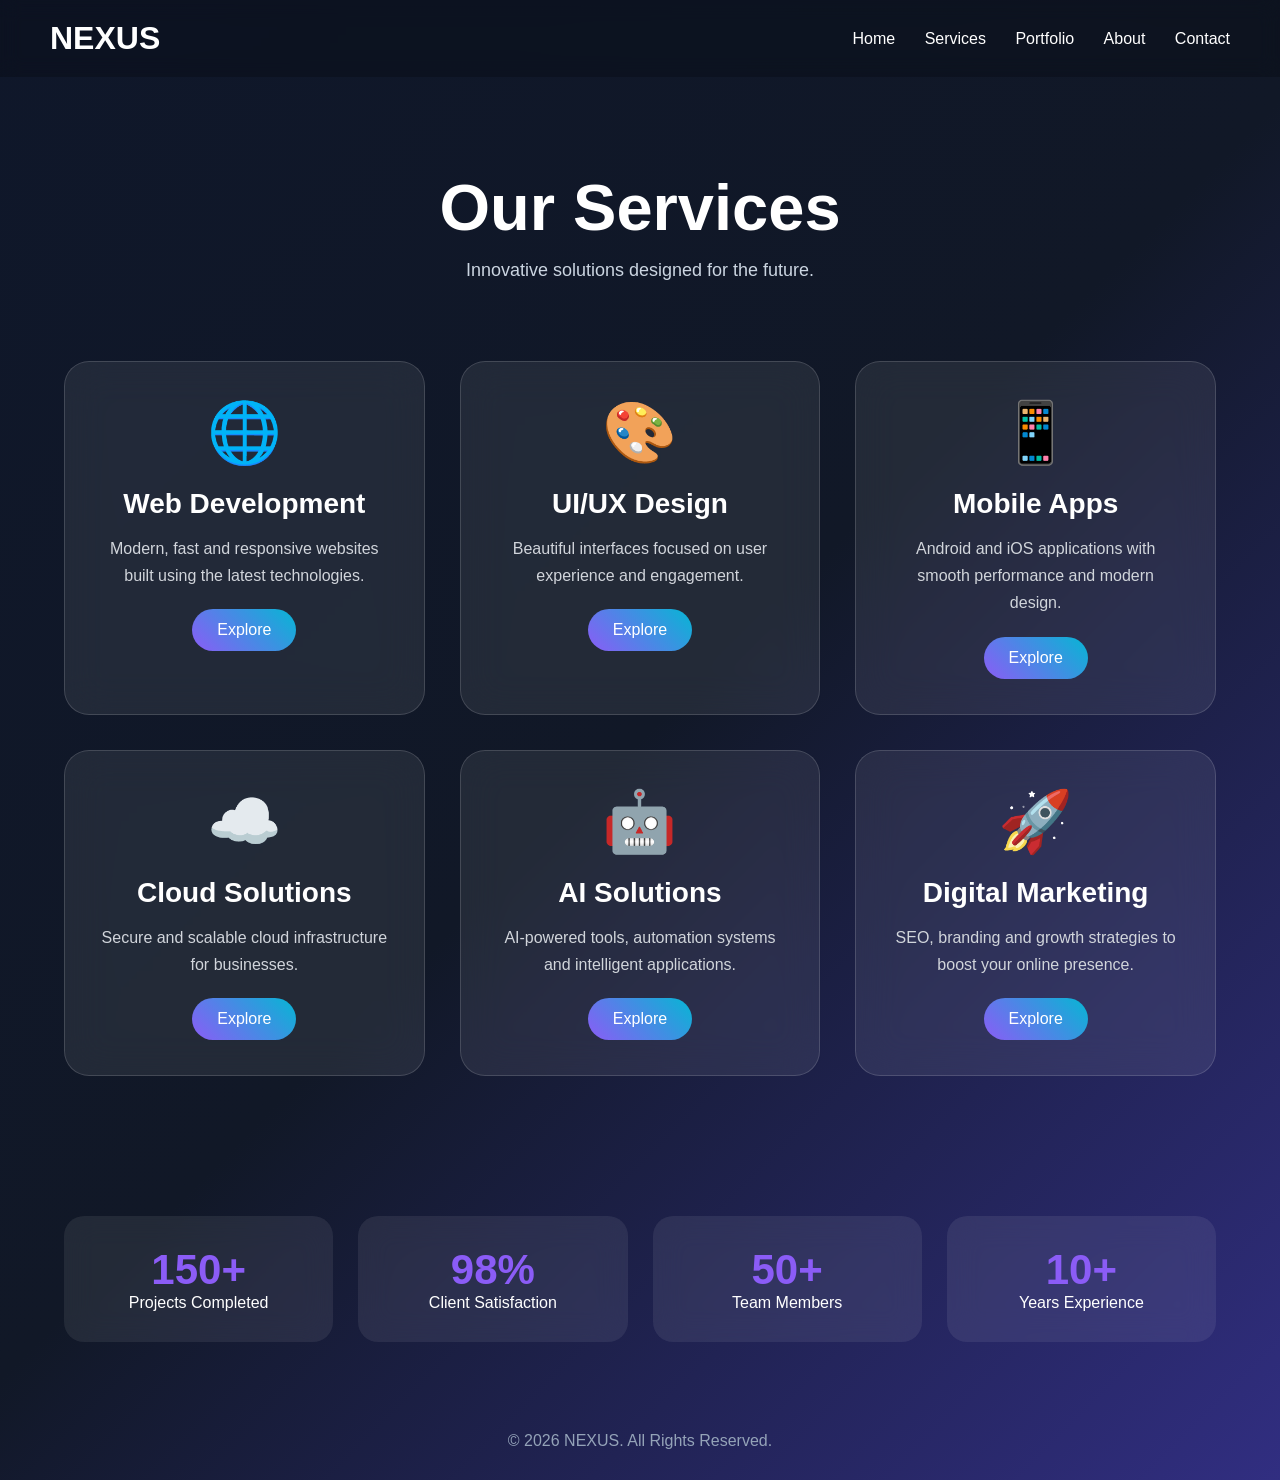
<file: service.html>
<!DOCTYPE html>
<html lang="en">
<head>
<meta charset="UTF-8">
<meta name="viewport" content="width=device-width, initial-scale=1.0">
 <link rel="stylesheet" href="index.css">
<title>Services - NEXUS</title>

<style>
*{
    margin:0;
    padding:0;
    box-sizing:border-box;
    font-family:'Segoe UI',sans-serif;
}

body{
    min-height:100vh;
    background:linear-gradient(135deg,#0f172a,#111827,#312e81);
    color:white;
    overflow-x:hidden;
}

header{
    padding:25px 8%;
    display:flex;
    justify-content:space-between;
    align-items:center;
}

.logo{
    font-size:32px;
    font-weight:700;
}

nav a{
    color:white;
    text-decoration:none;
    margin-left:25px;
    transition:.3s;
}

nav a:hover{
    color:#8b5cf6;
}

.hero{
    text-align:center;
    padding:80px 20px;
}

.hero h1{
    font-size:65px;
    margin-bottom:15px;
}

.hero p{
    color:#cbd5e1;
    font-size:18px;
}

.services{
    width:90%;
    max-width:1300px;
    margin:auto;
    display:grid;
    grid-template-columns:repeat(auto-fit,minmax(300px,1fr));
    gap:35px;
    padding-bottom:80px;
}

.card{
    background:rgba(255,255,255,.08);
    backdrop-filter:blur(20px);
    border:1px solid rgba(255,255,255,.15);
    border-radius:25px;
    padding:35px;
    text-align:center;
    transition:.5s;
    transform-style:preserve-3d;
}

.card:hover{
    transform:perspective(1000px)
    rotateY(10deg)
    rotateX(8deg)
    translateY(-10px);
}

.icon{
    font-size:60px;
    margin-bottom:20px;
}

.card h2{
    margin-bottom:15px;
    font-size:28px;
}

.card p{
    color:#d1d5db;
    line-height:1.7;
    margin-bottom:20px;
}

.btn{
    display:inline-block;
    padding:12px 25px;
    border-radius:30px;
    text-decoration:none;
    color:white;
    background:linear-gradient(45deg,#8b5cf6,#06b6d4);
    transition:.4s;
}

.btn:hover{
    transform:scale(1.05);
}

.stats{
    width:90%;
    max-width:1200px;
    margin:60px auto;
    display:grid;
    grid-template-columns:repeat(auto-fit,minmax(220px,1fr));
    gap:25px;
}

.stat-box{
    text-align:center;
    padding:30px;
    background:rgba(255,255,255,.08);
    border-radius:20px;
    backdrop-filter:blur(15px);
}

.stat-box h3{
    font-size:42px;
    color:#8b5cf6;
}

footer{
    text-align:center;
    padding:30px;
    color:#94a3b8;
}
.navbar{
    position:fixed;
    top:0;
    left:0;
    width:100%;
    display:flex;
    justify-content:space-between;
    align-items:center;
    padding:20px 50px;
    background:rgba(0,0,0,0.2);
    backdrop-filter:blur(10px);
    z-index:1000;
}

.nav-links a{
    color:white;
    text-decoration:none;
    margin-left:25px;
}

body{
    padding-top:90px; 
}
</style>
</head>

<body>

<nav class="navbar">
    <div class="logo">NEXUS</div>
    <div class="menu-btn" id="menuBtn">
        ☰
    </div>

    <div class="nav-links">
        <a href="index.html">Home</a>
        <a href="service.html">Services</a>
        <a href="portfolio.html">Portfolio</a>
        <a href="about.html">About</a>
        <a href="contact.html">Contact</a>
    </div>
</nav>
<section class="hero">
    <h1>Our Services</h1>
    <p>Innovative solutions designed for the future.</p>
</section>

<section class="services">

    <div class="card">
        <div class="icon">🌐</div>
        <h2>Web Development</h2>
        <p>
            Modern, fast and responsive websites built using the latest technologies.
        </p>
        <a href="#" class="btn">Explore</a>
    </div>

    <div class="card">
        <div class="icon">🎨</div>
        <h2>UI/UX Design</h2>
        <p>
            Beautiful interfaces focused on user experience and engagement.
        </p>
        <a href="#" class="btn">Explore</a>
    </div>

    <div class="card">
        <div class="icon">📱</div>
        <h2>Mobile Apps</h2>
        <p>
            Android and iOS applications with smooth performance and modern design.
        </p>
        <a href="#" class="btn">Explore</a>
    </div>

    <div class="card">
        <div class="icon">☁️</div>
        <h2>Cloud Solutions</h2>
        <p>
            Secure and scalable cloud infrastructure for businesses.
        </p>
        <a href="#" class="btn">Explore</a>
    </div>

    <div class="card">
        <div class="icon">🤖</div>
        <h2>AI Solutions</h2>
        <p>
            AI-powered tools, automation systems and intelligent applications.
        </p>
        <a href="#" class="btn">Explore</a>
    </div>

    <div class="card">
        <div class="icon">🚀</div>
        <h2>Digital Marketing</h2>
        <p>
            SEO, branding and growth strategies to boost your online presence.
        </p>
        <a href="#" class="btn">Explore</a>
    </div>

</section>

<section class="stats">

    <div class="stat-box">
        <h3>150+</h3>
        <p>Projects Completed</p>
    </div>

    <div class="stat-box">
        <h3>98%</h3>
        <p>Client Satisfaction</p>
    </div>

    <div class="stat-box">
        <h3>50+</h3>
        <p>Team Members</p>
    </div>

    <div class="stat-box">
        <h3>10+</h3>
        <p>Years Experience</p>
    </div>

</section>

<footer>
    © 2026 NEXUS. All Rights Reserved.
</footer>
<script src="index.js"></script>
</body>
</html>
</file>
<file: index.css>
.navbar{
    display:flex;
    justify-content:space-between;
    align-items:center;
    padding:20px 40px;
}

.nav-links a{
    margin-left:20px;
    text-decoration:none;
    color:white;
}

.menu-btn{
    display:none;
    font-size:30px;
    cursor:pointer;
}

/* Mobile */

@media(max-width:768px){

    .menu-btn{
        display:block;
    }

    .nav-links{
        display:none;
        position:absolute;
        top:70px;
        right:20px;
        flex-direction:column;
        background:rgba(0,0,0,0.8);
        padding:20px;
        border-radius:15px;
    }

    .nav-links.active{
        display:flex;
    }

    .nav-links a{
        margin:10px 0;
    }
}
.card{
    opacity:0;
    transform:translateY(50px);
    transition:1s;
}

.card.show{
    opacity:1;
    transform:translateY(0);
}
</file>
